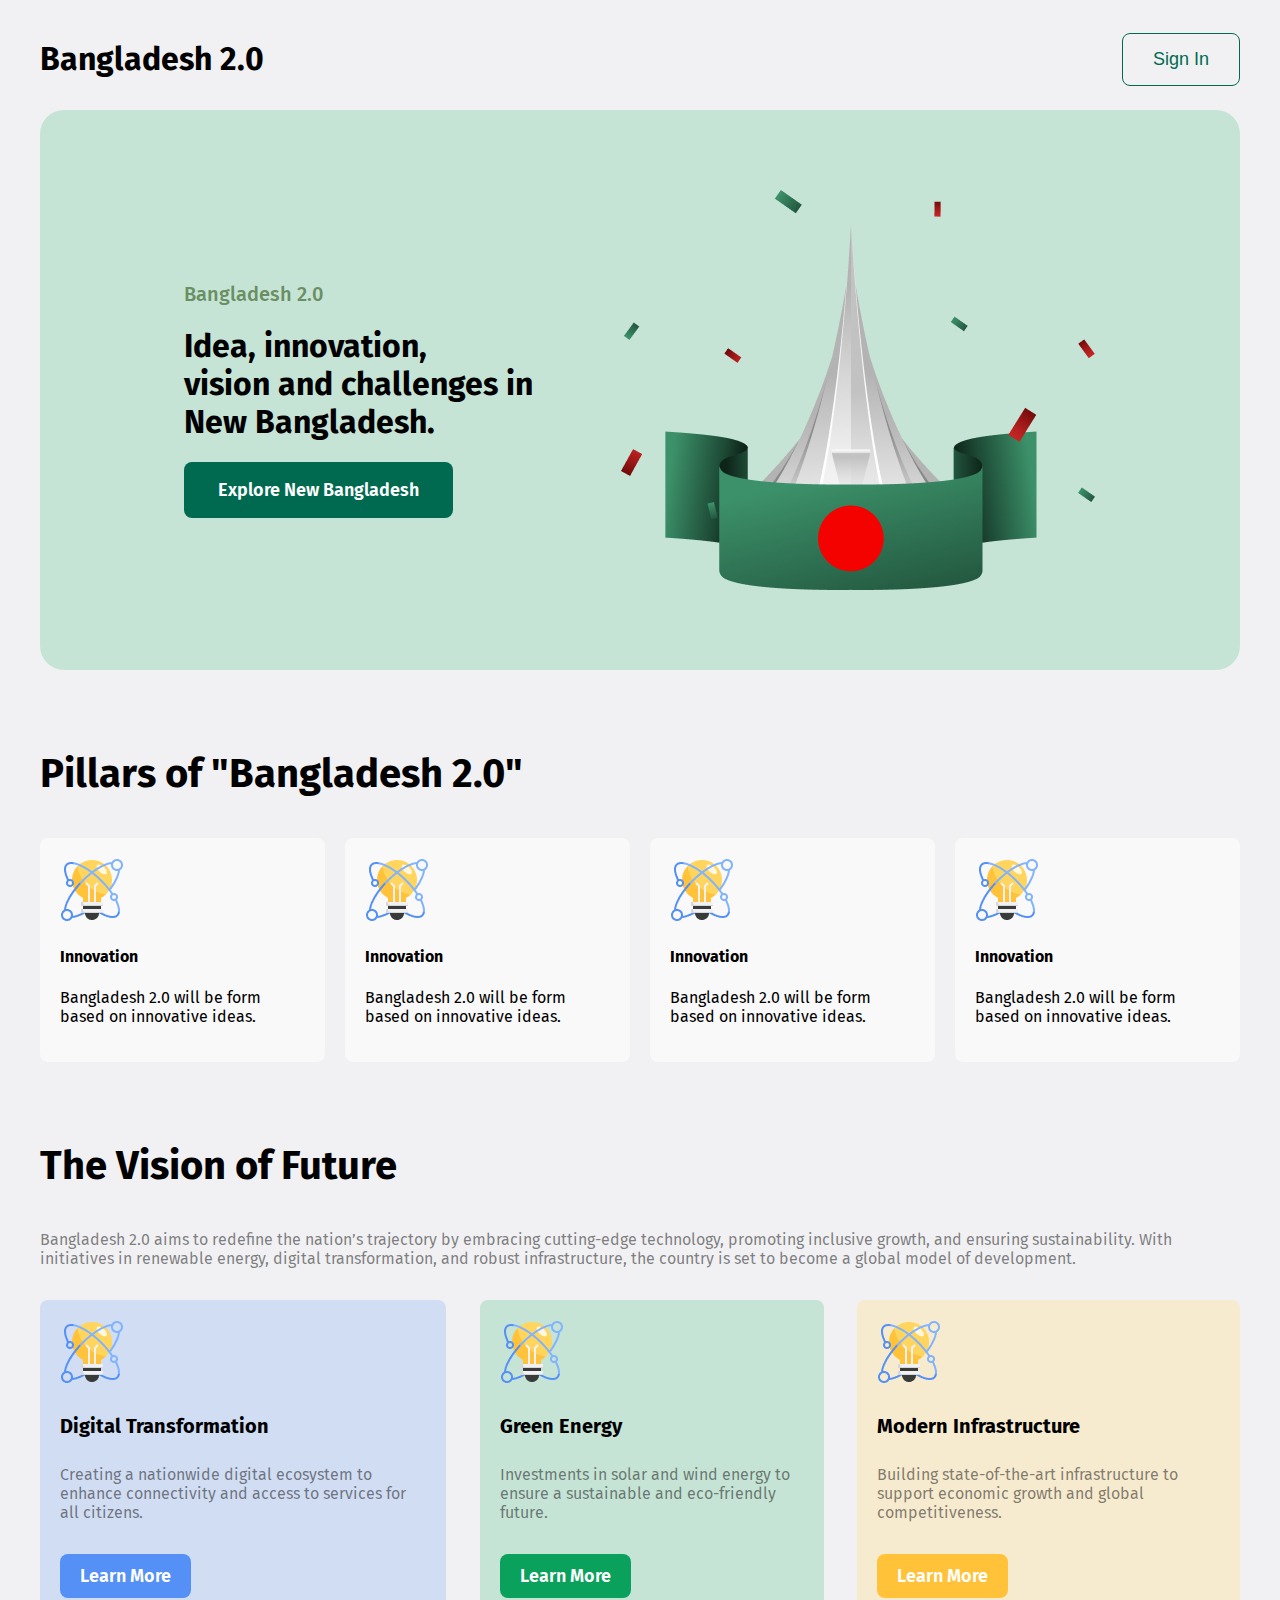
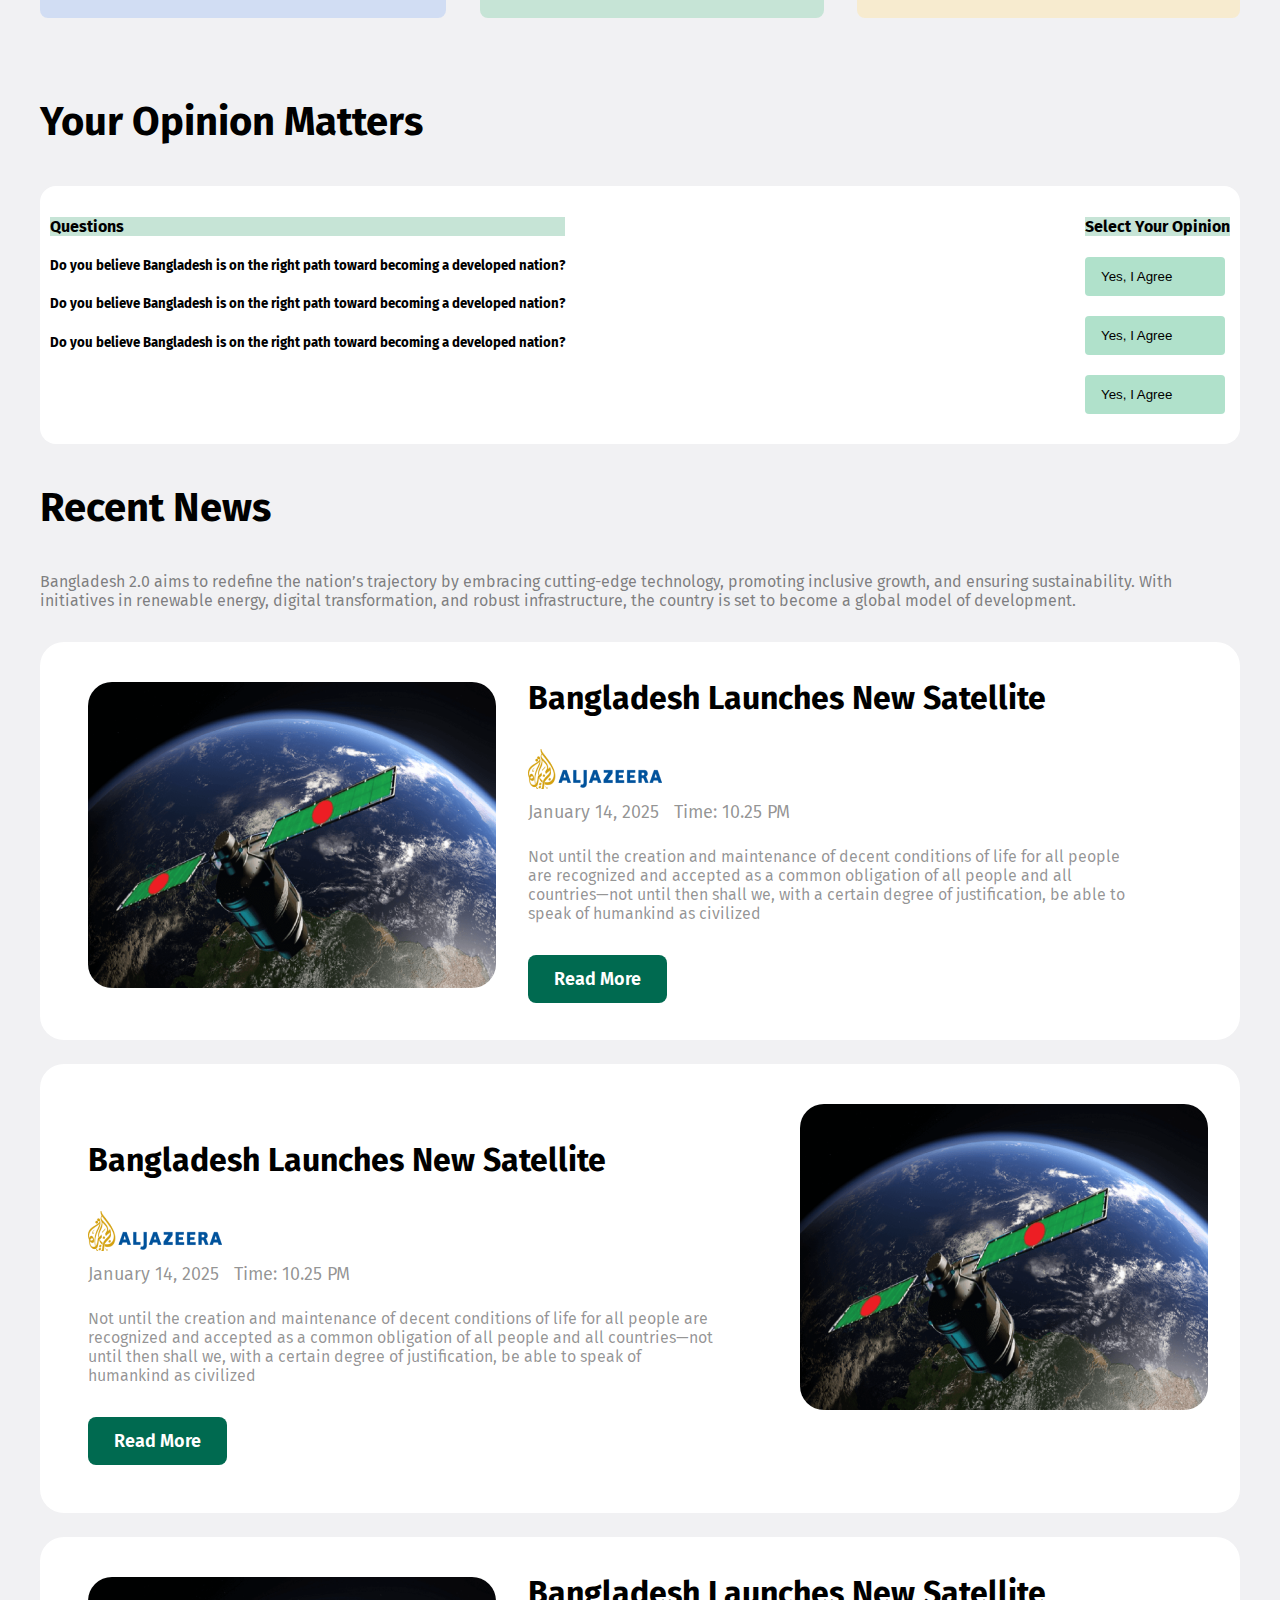
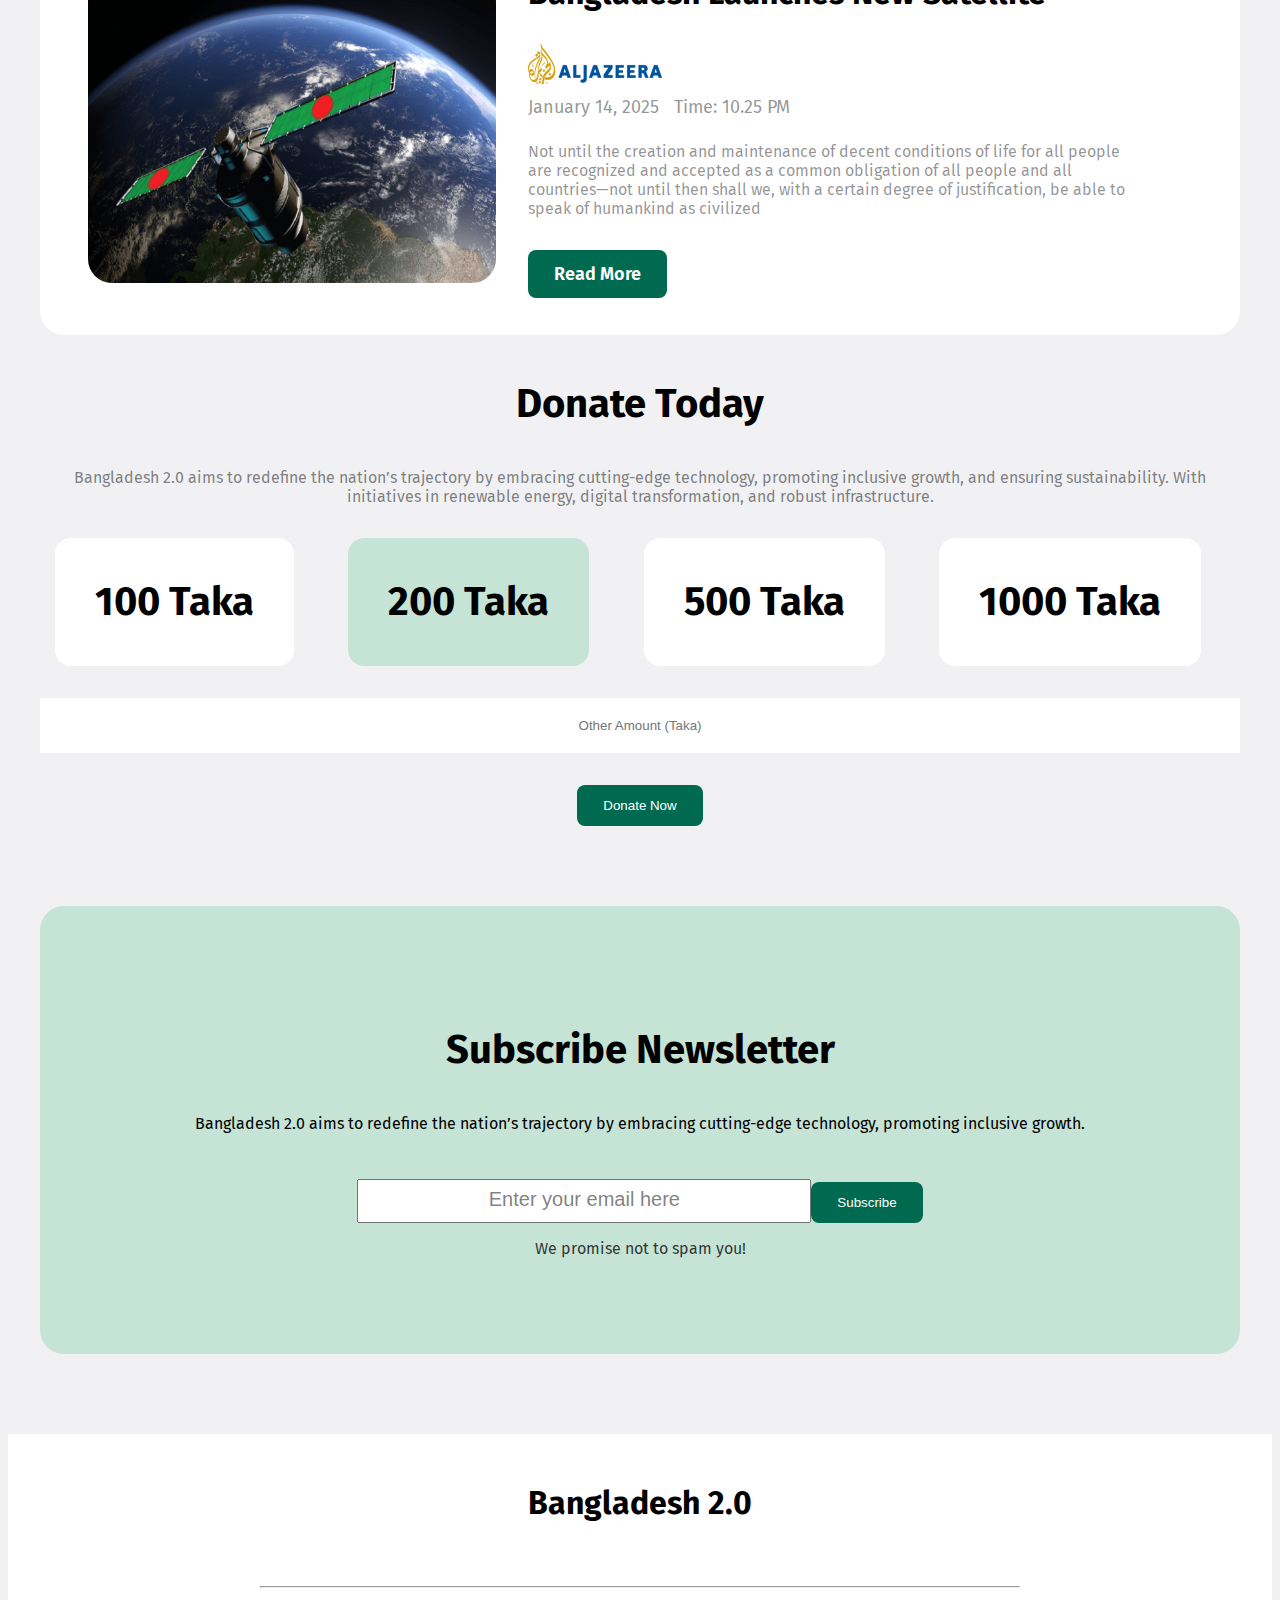
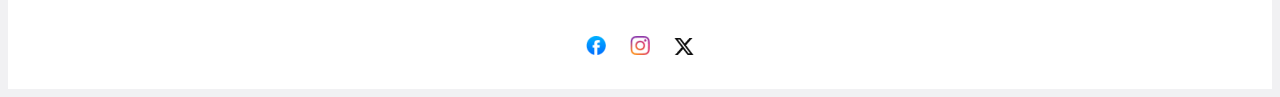
<file: index.html>
<!DOCTYPE html>
<html lang="en">
  <head>
    <meta charset="UTF-8" />
    <meta name="viewport" content="width=device-width, initial-scale=1.0" />
    <title>Assignment-1</title>
    <link rel="stylesheet" href="style/main.css" />
    <link rel="stylesheet" href="style/font.css" />
    <link rel="preconnect" href="https://fonts.googleapis.com" />
    <link rel="preconnect" href="https://fonts.gstatic.com" crossorigin />
    <link
      href="https://fonts.googleapis.com/css2?family=Fira+Sans:ital,wght@0,100;0,200;0,300;0,400;0,500;0,600;0,700;0,800;0,900;1,100;1,200;1,300;1,400;1,500;1,600;1,700;1,800;1,900&display=swap"
      rel="stylesheet"
    />
  </head>
  <body>
    <div class="container">
      <header>
        <!--Nav-->
        <nav>
          <h3 class="fira-sans-bold">Bangladesh 2.0</h3>
          <button><a href="#" button>Sign In</a></button>
        </nav>
        <!--Banner-->
        <div class="banner">
          <div class="banner-content">
            <h3 class="fira-sans-medium">Bangladesh 2.0</h3>
            <h1 class="fira-sans-bold">
              Idea, innovation, <br />vision and challenges in <br />
              New Bangladesh.
            </h1>
            <button>
              <a href="#" class="fira-sans-semibold">Explore New Bangladesh</a>
            </button>
          </div>
          <img src="assets/hero.png" alt="Hero" />
        </div>
      </header>
      <main>
        <body>
          <!--Pillars-->
          <section class="pillars">
            <h3 class="fira-sans-bold">Pillars of "Bangladesh 2.0"</h3>
            <div class="pillars-card">
              <div class="pillars-card-1">
                <img src="assets/card-icon.png" alt="" />
                <h4>Innovation</h4>
                <p>Bangladesh 2.0 will be form based on innovative ideas.</p>
              </div>
              <div class="pillars-card-2">
                <img src="assets/card-icon.png" alt="" />
                <h4>Innovation</h4>
                <p>Bangladesh 2.0 will be form based on innovative ideas.</p>
              </div>
              <div class="pillars-card-3">
                <img src="assets/card-icon.png" alt="" />
                <h4>Innovation</h4>
                <p>Bangladesh 2.0 will be form based on innovative ideas.</p>
              </div>
              <div class="pillars-card-4">
                <img src="assets/card-icon.png" alt="" />
                <h4>Innovation</h4>
                <p>Bangladesh 2.0 will be form based on innovative ideas.</p>
              </div>
            </div>
          </section>

          <!--Vision of Future-->
          <section class="vision">
            <h3 class="fira-sans-bold">The Vision of Future</h3>
            <p class="fira-sans-regular">
              Bangladesh 2.0 aims to redefine the nation’s trajectory by
              embracing cutting-edge technology, promoting inclusive growth, and
              ensuring sustainability. With initiatives in renewable energy,
              digital transformation, and robust infrastructure, the country is
              set to become a global model of development.
            </p>
            <div class="vision-card">
              <div class="vision-card-1" style="background-color: #5490f533">
                <img src="assets/card-icon.png" alt="vision-1" />
                <h4 class="fira-sans-bold">Digital Transformation</h4>
                <p class="fira-sans-regular">
                  Creating a nationwide digital ecosystem to enhance
                  connectivity and access to services for all citizens.
                </p>
                <button class="LM-blue fira-sans-semibold">Learn More</button>
              </div>
              <div class="vision-card-2" style="background-color: #c6e4d6">
                <img src="assets/card-icon.png" alt="vision-2" />
                <h4 class="fira-sans-bold">Green Energy</h4>
                <p class="fira-sans-regular">
                  Investments in solar and wind energy to ensure a sustainable
                  and eco-friendly future.
                </p>
                <button class="LM-green fira-sans-semibold">Learn More</button>
              </div>
              <div class="vision-card-3" style="background-color: #f7ebcf">
                <img src="assets/card-icon.png" alt="vision-3" />
                <h4 class="fira-sans-bold">Modern Infrastructure</h4>
                <p class="fira-sans-regular">
                  Building state-of-the-art infrastructure to support economic
                  growth and global competitiveness.
                </p>
                <button class="LM-yellow fira-sans-semibold">Learn More</button>
              </div>
            </div>
          </section>

          <!--Opinion Matters-->
          <section class="opinion">
            <h3 class="fira-sans-bold">Your Opinion Matters</h3>
            <div class="opinion-container">
              <div class="left-text">
                <h4 class="bg-color-green">Questions</h4>
                <h5>
                  Do you believe Bangladesh is on the right path toward becoming
                  a developed nation?
                </h5>
                <h5>
                  Do you believe Bangladesh is on the right path toward becoming
                  a developed nation?
                </h5>
                <h5>
                  Do you believe Bangladesh is on the right path toward becoming
                  a developed nation?
                </h5>
              </div>
              <div class="right-text">
                <h4 class="bg-color-green">Select Your Opinion</h4>
                <div class="btn">
                  <button><a href="#">Yes, I Agree</a></button>
                  <button><a href="#">Yes, I Agree</a></button>
                  <button><a href="#">Yes, I Agree</a></button>
                </div>
              </div>
            </div>
          </section>

          <!--News Section-->
          <section class="news">
            <h3>Recent News</h3>
            <p>
              Bangladesh 2.0 aims to redefine the nation’s trajectory by
              embracing cutting-edge technology, promoting inclusive growth, and
              ensuring sustainability. With initiatives in renewable energy,
              digital transformation, and robust infrastructure, the country is
              set to become a global model of development.
            </p>
            <div class="news-container-1">
              <div class="satellite">
                <img src="assets/satelite.png" alt="satellite" />
              </div>
              <div class="news-content">
                <h3>Bangladesh Launches New Satellite</h3>
                <img src="assets/al-jazeera.png" alt="" />
                <time class="fira-sans-regular"
                  >January 14, 2025&nbsp;&nbsp;&nbsp;Time: 10.25 PM</time
                >
                <p class="fira-sans-regular">
                  Not until the creation and maintenance of decent conditions of
                  life for all people are recognized and accepted as a common
                  obligation of all people and all countries—not until then
                  shall we, with a certain degree of justification, be able to
                  speak of humankind as civilized
                </p>
                <button>
                  <a href="#" class="fira-sans-semibold">Read More</a>
                </button>
              </div>
            </div>

            <div class="news-container-2">
              <div class="news-content-2">
                <h3>Bangladesh Launches New Satellite</h3>
                <img src="assets/al-jazeera.png" alt="" />
                <time class="fira-sans-regular"
                  >January 14, 2025&nbsp;&nbsp;&nbsp;Time: 10.25 PM</time
                >
                <p class="fira-sans-regular">
                  Not until the creation and maintenance of decent conditions of
                  life for all people are recognized and accepted as a common
                  obligation of all people and all countries—not until then
                  shall we, with a certain degree of justification, be able to
                  speak of humankind as civilized
                </p>
                <button>
                  <a href="#" class="fira-sans-semibold">Read More</a>
                </button>
              </div>
              <div class="satellite">
                <img src="assets/satelite.png" alt="satellite" />
              </div>
            </div>

            <div class="news-container-1">
              <div class="satellite">
                <img src="assets/satelite.png" alt="satellite" />
              </div>
              <div class="news-content">
                <h3>Bangladesh Launches New Satellite</h3>
                <img src="assets/al-jazeera.png" alt="" />
                <time class="fira-sans-regular"
                  >January 14, 2025&nbsp;&nbsp;&nbsp;Time: 10.25 PM</time
                >
                <p class="fira-sans-regular">
                  Not until the creation and maintenance of decent conditions of
                  life for all people are recognized and accepted as a common
                  obligation of all people and all countries—not until then
                  shall we, with a certain degree of justification, be able to
                  speak of humankind as civilized
                </p>
                <button>
                  <a href="#" class="fira-sans-semibold">Read More</a>
                </button>
              </div>
            </div>
          </section>

          <!--Donate Section-->
          <section class="donate">
            <h3 class="fira-sans-bold">Donate Today</h3>
            <p class="fira-sans-regular">
              Bangladesh 2.0 aims to redefine the nation’s trajectory by
              embracing cutting-edge technology, promoting inclusive growth, and
              ensuring sustainability. With initiatives in renewable energy,
              digital transformation, and robust infrastructure.
            </p>
            <div class="amount">
              <span>100 Taka</span>
              <span id="green-amount">200 Taka</span>
              <span>500 Taka</span>
              <span>1000 Taka</span>
            </div>

            <div class="donation-container">
              <input
                type="text"
                class="other-donation"
                placeholder="Other Amount (Taka)"
              />
              <div class="submit-button">
                <button>Donate Now</button>
              </div>
            </div>
          </section>

          <!--Subscribe Section-->
          <section class="subscribe">
            <div class="subscribe-container">
              <h3 class="fira-sans-bold">Subscribe Newsletter</h3>
              <p class="subscribe-1">
                Bangladesh 2.0 aims to redefine the nation’s trajectory by
                embracing cutting-edge technology, promoting inclusive growth.
              </p>
              <div class="subscribe-email">
                <input type="email" placeholder="Enter your email here" />
                <div class="submit-button">
                  <button>Subscribe</button>
                </div>
              </div>
              <p class="subscribe-2 fira-sans-regular">
                We promise not to spam you!
              </p>
            </div>
          </section>
        </body>
      </main>
    </div>
    <footer>
      <div class="footer-content">
        <h3>Bangladesh 2.0</h3>
        <hr />
        <div class="socials">
          <img src="assets/facebook.png" alt="" />
          <img src="assets/instagram.png" alt="" />
          <img src="assets/x.png" alt="" />
        </div>
      </div>
    </footer>
  </body>
</html>
</file>
<file: style/main.css>
html {
  font-family: "Fira Sans", serif;
}

.container {
  max-width: 1200px;
  margin: 0 auto;
  padding: 0 15px;
}

body {
  background-color: #f1f1f3;
}

nav {
  display: flex;
  align-items: center;
  justify-content: space-between;
}

nav h3 {
  font-size: 32px;
}

nav button {
  border-radius: 8px;
  background-color: rgba(255, 255, 255, 0);
  font-size: 18px;
  padding: 15px 30px;
  border: 1px solid #006a50;
}

nav button a {
  text-decoration: none;
  color: #006a50;
}

.banner {
  display: flex;
  align-items: center;
  justify-content: space-around;
  background-color: #c6e4d6;
  border-radius: 24px;
  padding: 80px 100px;
}

.banner-content {
  padding: 0;
  margin: 0;
}
.banner-content h3 {
  font-size: 20px;
  color: #698f62;
}

.banner-content button {
  background-color: #006a50;
  padding: 17px 34px;
  border-radius: 8px;
  border: none;
}

.banner-content button a {
  font-size: 18px;
  color: white;
  text-decoration: none;
}

/* Pillars section*/
.pillars {
  margin-top: 80px;
}

.pillars h3 {
  font-size: 40px;
}

.pillars-card {
  display: flex;
  justify-content: space-between;
  gap: 20px;
}

.pillars-card-1,
.pillars-card-2,
.pillars-card-3,
.pillars-card-4 {
  padding: 20px;
  background-color: #f9f9f9;
  text-align: left;
  border-radius: 8px;
}

/*Vision*/

.vision {
  margin-top: 80px;
}
.vision h3 {
  font-size: 40px;
}
.vision p {
  font-size: 16px;
  margin-top: 24px;
  margin-bottom: 32px;
  color: #0e0e0e86;
}
.vision-card {
  display: flex;
  justify-content: space-between;
  gap: 33.33px;
}
.vision-card-1,
.vision-card-2,
.vision-card-3 {
  padding: 20px;
  text-align: left;
  border-radius: 8px;
}
.vision-card p {
  font-size: 16px;
}
.vision-card h4 {
  font-size: 20px;
}
.vision-card-1 button,
.vision-card-2 button,
.vision-card-3 button {
  padding: 11px 20px;
  text-align: left;
  border-radius: 8px;
  font-size: 18px;
  color: white;
}
.LM-blue {
  background-color: #5490f5;
  border: none;
}
.LM-green {
  background-color: #09a15c;
  border: none;
}
.LM-yellow {
  background-color: #ffc239;
  border: none;
}

/*Opinion Matters*/
.opinion h3 {
  margin-top: 80px;
  font-size: 40px;
}
.opinion-container {
  display: flex;
  justify-content: space-between;
  background-color: white;
  border-radius: 16px;
}
.right-text button {
  display: block;
  margin: 20px 0;
  padding: 12px 52.5px 12px 16px;
  border-radius: 4px;
  border: none;
  background-color: #09a15d52;
}
.right-text button a {
  text-decoration: none;
  color: black;
}
.bg-color-green {
  background-color: #c6e4d6;
}
.left-text,
.right-text {
  padding: 10px;
}

/*News section*/
.news h3 {
  font-size: 40px;
}
.news p {
  font-size: 16px;
  margin-top: 24px;
  margin-bottom: 32px;
  color: #0e0e0e86;
}

.news-container-1,
.news-container-2 {
  display: flex;
  /* gap: 50px; */
  background-color: white;
  border-radius: 24px;
}

.news-container-2 {
  margin: 24px 0;
}

.satellite {
  padding: 40px 32px 48px 48px;
}
.satellite img {
  border-radius: 24px;
}
.news-content {
  width: 50%;
}
.news-content img,
.news-content-2 img {
  display: block;
}
.news-content h3,
.news-content-2 h3 {
  font-size: 32px;
  padding-top: 5px;
  color: black;
}
time {
  padding-top: 12px;
  display: block;
  font-size: 18px;
  color: #0e0e0e73;
}
.news-content p,
.news-content-2 p {
  font-size: 16px;
  color: #0e0e0e73;
}
.news-content button,
.news-content-2 button {
  padding: 13px 26px;
  background-color: #006a50;
  border-radius: 8px;
  border: none;
}
.news-content button a,
.news-content-2 button a {
  font-size: 18px;
  text-decoration: none;
  color: white;
}
.news-content-2 {
  padding: 40px 32px 48px 48px;
}

/*Donate Section*/
.donate h3 {
  font-size: 40px;
  padding-top: 5px;
  color: black;
  text-align: center;
}
.donate p {
  font-size: 16px;
  margin-top: 24px;
  margin-bottom: 32px;
  color: #0e0e0e86;
  text-align: center;
}

.amount {
  display: flex;
  justify-content: space-around;
  margin-bottom: 32px;
}
.amount span {
  padding: 40px;
  background-color: white;
  border-radius: 16px;
  border: none;
  margin-right: 24px;
  font-size: 40px;
  font-weight: bold;
}
#green-amount {
  background-color: #c6e4d6 !important;
}
.donation-container {
  display: flex;
  justify-content: center;
  flex-direction: column;
}
.other-donation {
  display: block;
  text-align: center;
  padding: 20px 40px;
  border: none;
}
.other-donation:focus {
  border: 1px solid #09a15c;
}
.submit-button {
  text-align: center;
}
.submit-button button {
  padding: 13px 26px;
  background-color: #006a50;
  border-radius: 8px;
  border: none;
  color: white;
  margin-top: 32px;
}

/*Subscribe Section*/
.subscribe {
  background-color: #c6e4d6;
  border-radius: 24px;
  padding: 80px 40px;
  margin: 80px 0;
  text-align: center;
}
.subscribe-container {
  text-align: center;
}
.subscribe input {
  padding: 5px 0px;
  margin-top: 30px;
  height: 30px;
  width: 450px;
}
.subscribe h3 {
  font-size: 40px;
}

.subscribe-email {
  display: flex;
  justify-content: center;
  align-items: center;
}
.subscribe-email input {
  text-align: center;
}
.subscribe-email input::placeholder {
  color: #2e2b2b99;
  font-size: 20px;
  font-weight: 300;
}
.submit-button {
  margin-top: 0px;
  border-radius: 0px 102px 0px 0px;
}
.subscribe-2 {
  font-size: 16px;
  color: #171616de;
}
hr {
  width: 60%;
}
footer {
  background-color: white;
  text-align: center;
}
footer h3 {
  font-size: 32px;
  padding: 50px 0 32px 0;
}
.socials {
  padding-top: 30px;
  padding-bottom: 20px;
}
.socials img {
  padding: 10px;
  width: 20px;
}
</file>
<file: style/font.css>
/*Google Font*/
.fira-sans-thin {
  font-family: "Fira Sans", serif;
  font-weight: 100;
  font-style: normal;
}

.fira-sans-extralight {
  font-family: "Fira Sans", serif;
  font-weight: 200;
  font-style: normal;
}

.fira-sans-light {
  font-family: "Fira Sans", serif;
  font-weight: 300;
  font-style: normal;
}

.fira-sans-regular {
  font-family: "Fira Sans", serif;
  font-weight: 400;
  font-style: normal;
}

.fira-sans-medium {
  font-family: "Fira Sans", serif;
  font-weight: 500;
  font-style: normal;
}

.fira-sans-semibold {
  font-family: "Fira Sans", serif;
  font-weight: 600;
  font-style: normal;
}

.fira-sans-bold {
  font-family: "Fira Sans", serif;
  font-weight: 700;
  font-style: normal;
}

.fira-sans-extrabold {
  font-family: "Fira Sans", serif;
  font-weight: 800;
  font-style: normal;
}

.fira-sans-black {
  font-family: "Fira Sans", serif;
  font-weight: 900;
  font-style: normal;
}

.fira-sans-thin-italic {
  font-family: "Fira Sans", serif;
  font-weight: 100;
  font-style: italic;
}

.fira-sans-extralight-italic {
  font-family: "Fira Sans", serif;
  font-weight: 200;
  font-style: italic;
}

.fira-sans-light-italic {
  font-family: "Fira Sans", serif;
  font-weight: 300;
  font-style: italic;
}

.fira-sans-regular-italic {
  font-family: "Fira Sans", serif;
  font-weight: 400;
  font-style: italic;
}

.fira-sans-medium-italic {
  font-family: "Fira Sans", serif;
  font-weight: 500;
  font-style: italic;
}

.fira-sans-semibold-italic {
  font-family: "Fira Sans", serif;
  font-weight: 600;
  font-style: italic;
}

.fira-sans-bold-italic {
  font-family: "Fira Sans", serif;
  font-weight: 700;
  font-style: italic;
}

.fira-sans-extrabold-italic {
  font-family: "Fira Sans", serif;
  font-weight: 800;
  font-style: italic;
}

.fira-sans-black-italic {
  font-family: "Fira Sans", serif;
  font-weight: 900;
  font-style: italic;
}
</file>
